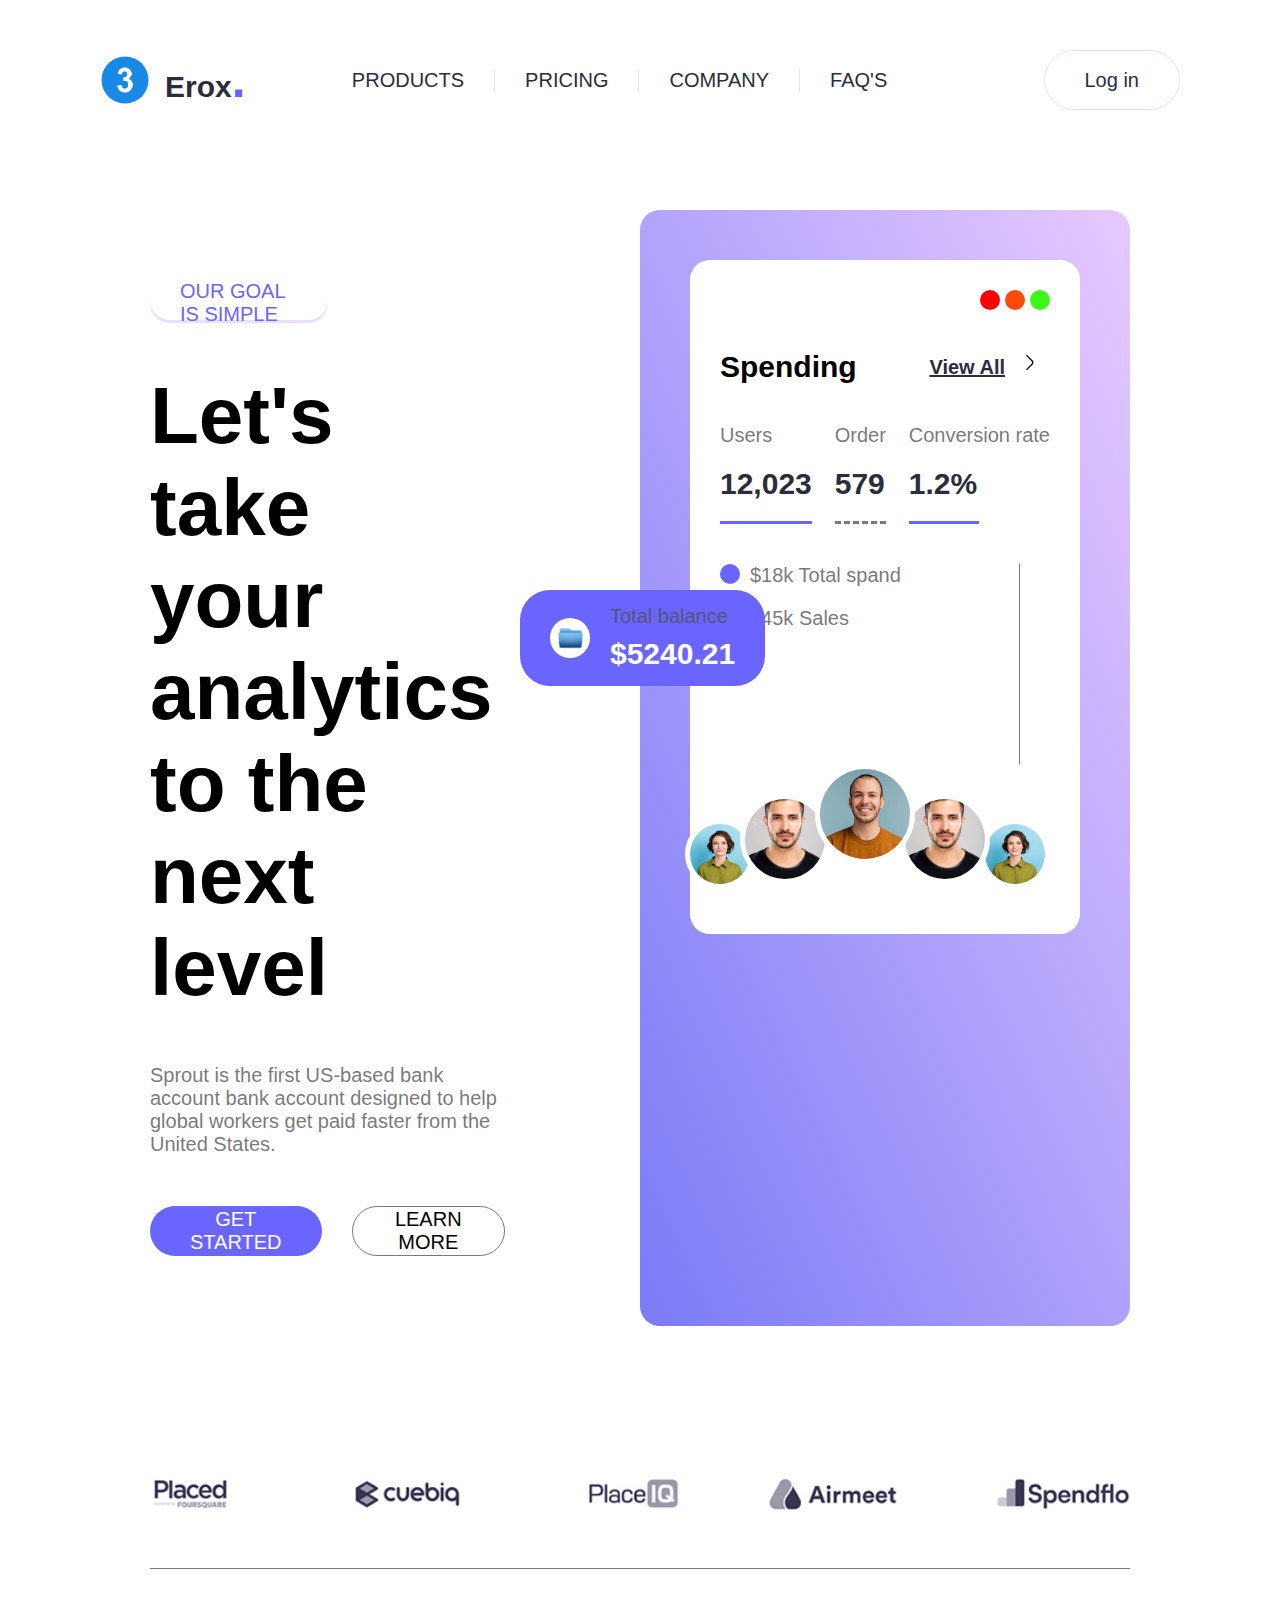
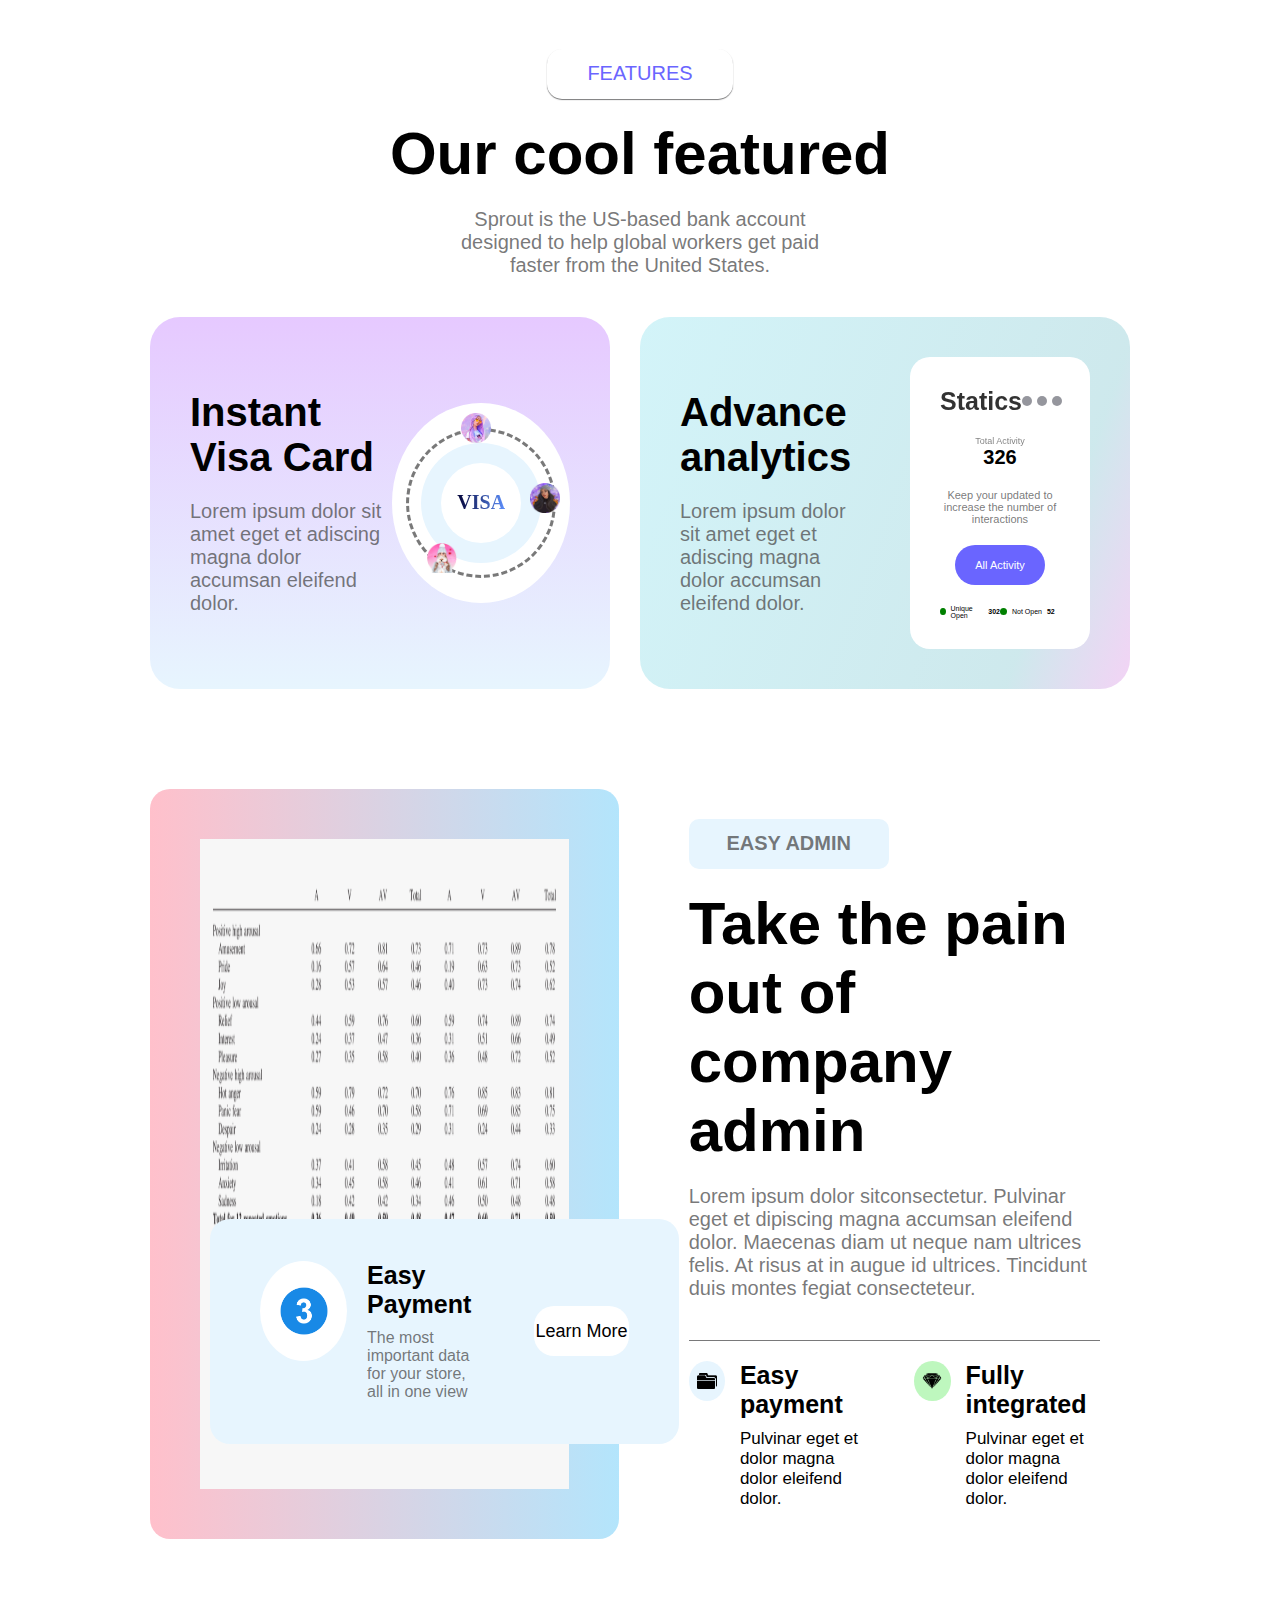
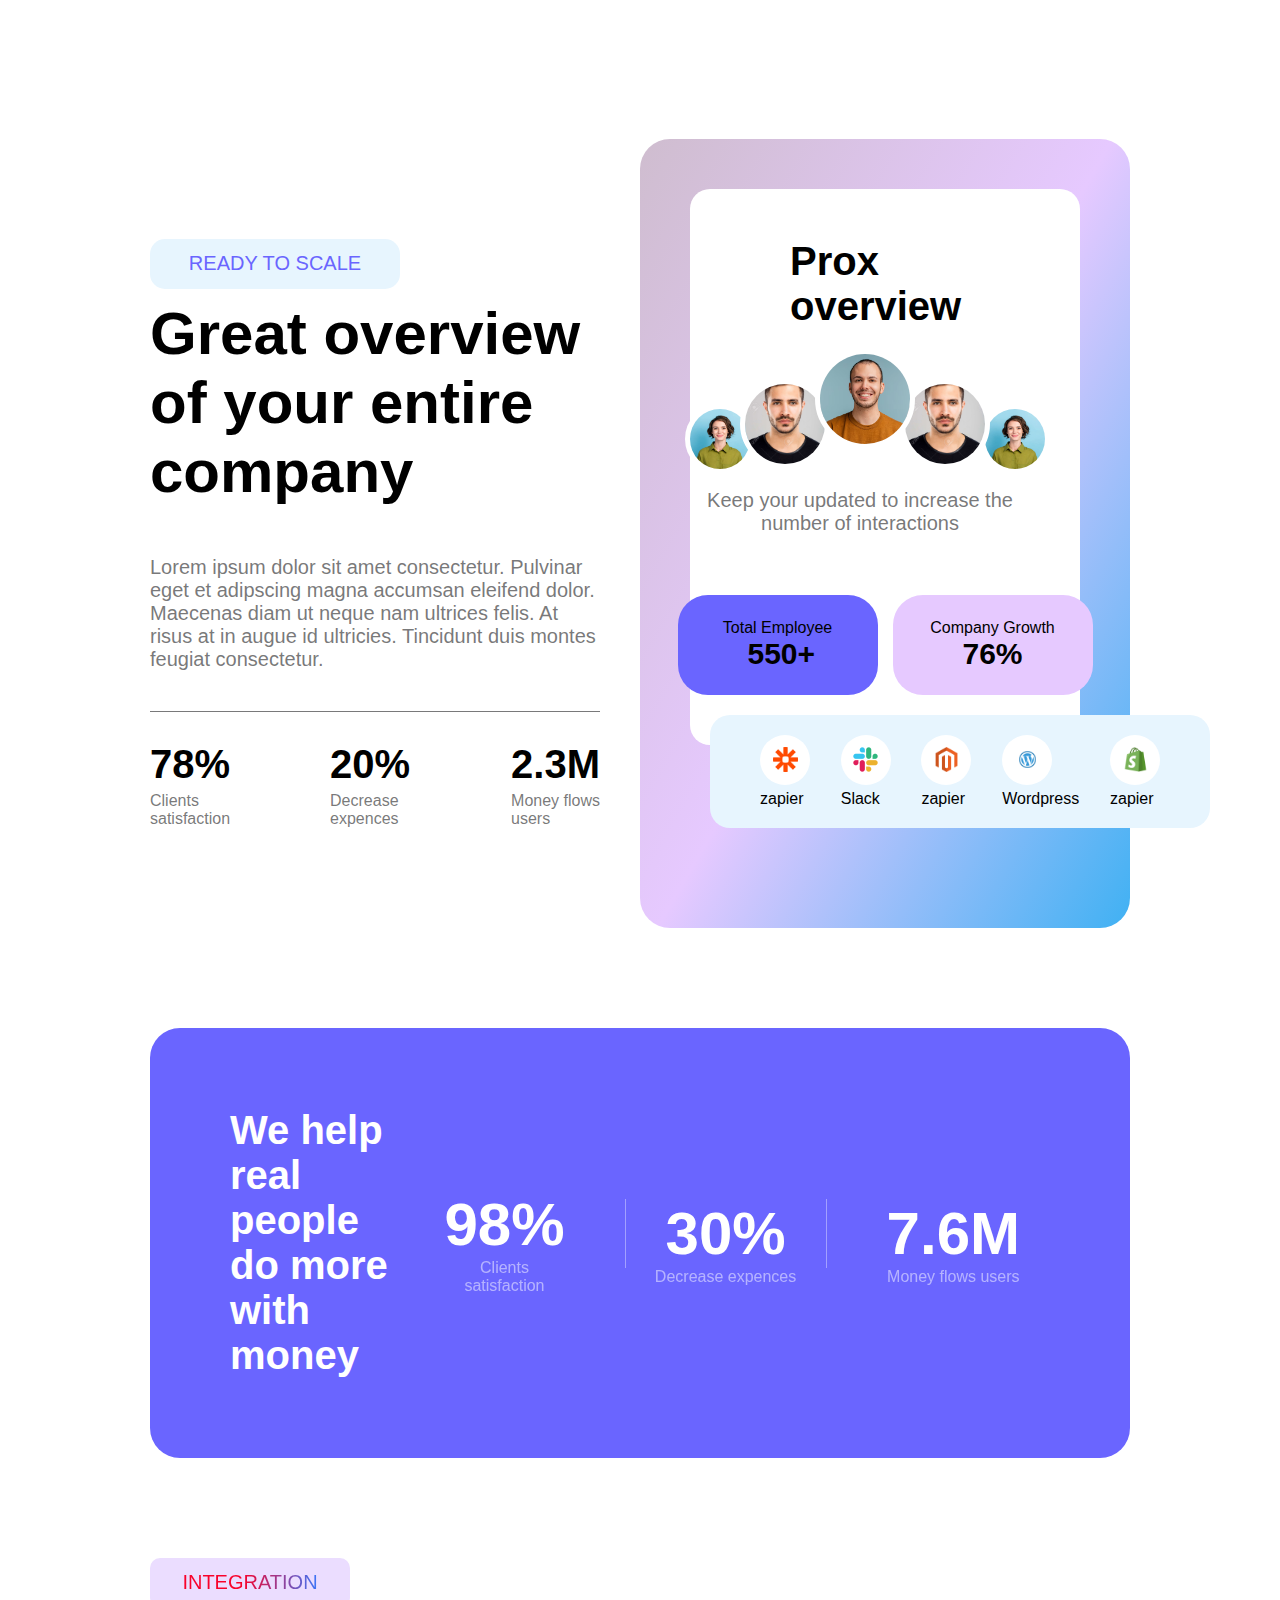
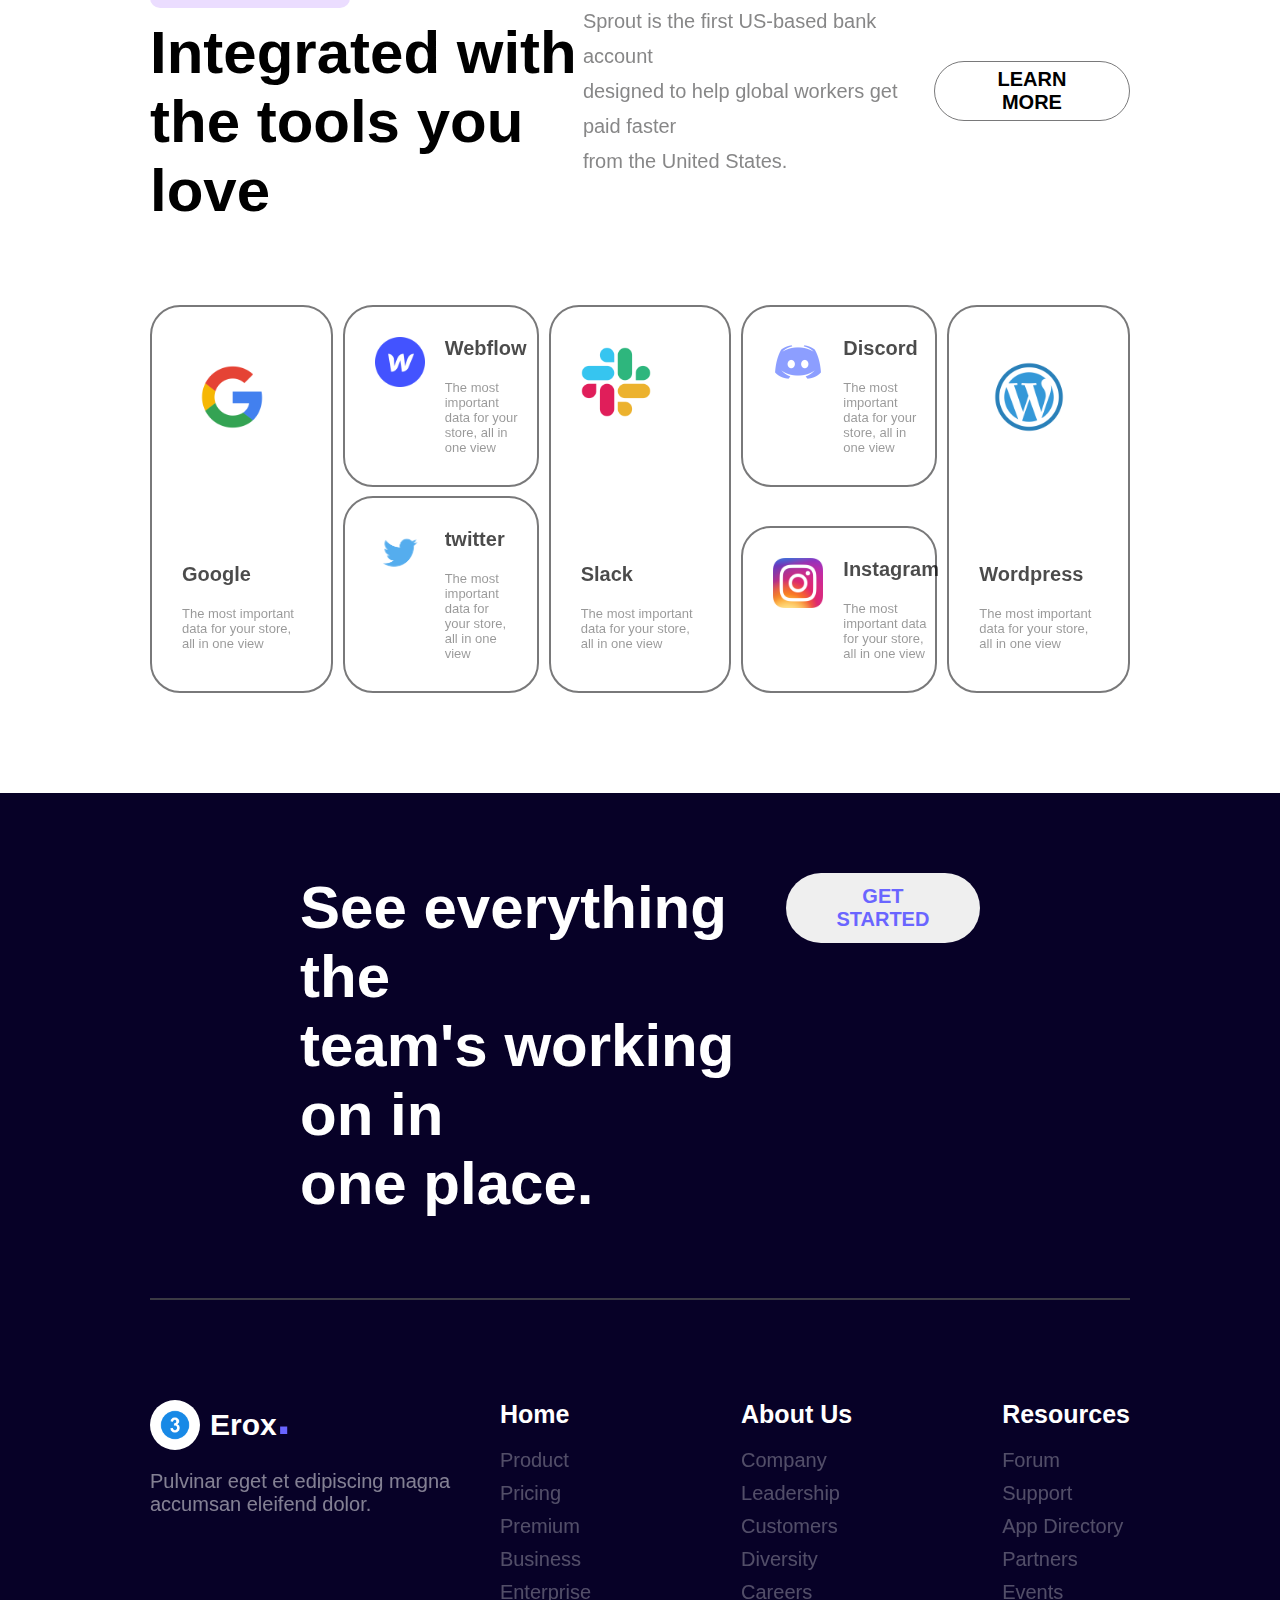
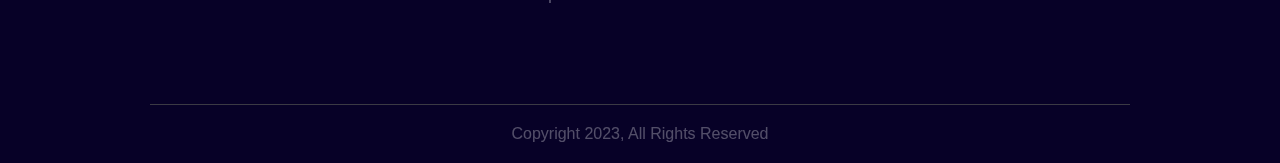
<file: html/index.html>
<!DOCTYPE html>
<html lang="en">

<head>
    <meta charset="UTF-8">
    <meta name="viewport" content="width=device-width, initial-scale=1.0">
    <title>Document</title>
    <link rel="stylesheet" href="../assets/css/index.css">
    <link rel="stylesheet" href="../assets/css/resposive.css">
    <link rel="shortcut icon" href="../assets/image/62f5fb02eb9b3e2dd5318a97de74cf3f.png">
    <link rel='stylesheet' href='https://cdn-uicons.flaticon.com/uicons-bold-rounded/css/uicons-bold-rounded.css'>
</head>

<body>
    <header>
        <i class="fi fi-br-menu-burger"></i>
        <div class="logos">
            <div class="logo">
                <img src="../assets/image/logo.png">
            </div>
            <h4>Erox<Span>.</Span></h4>
        </div>
        <nav>
            <a href="#">Products</a>
            <a href="#">Pricing</a>
            <a href="#">Company</a>
            <a href="#">Faq's</a>
        </nav>
        <button><a href="../assets/Registration/login.html">Log in</a></button>
    </header>
    <main>
        <section class="S1">
            <div class="side">
                <div class="goal">OUR GOAL IS SIMPLE</div>
                <h1>Let's take your analytics to the next level</h1>
                <p>
                    Sprout is the first US-based bank account bank account designed to help global workers get paid
                    faster from the United States.
                </p>
                <div class="btn">
                    <button>GET STARTED</button>
                    <button>LEARN MORE</button>
                </div>
            </div>
            <div class="gradient">
                <div class="bloc">
                    <div class="circle">
                        <div class="round"></div>
                        <div class="yellow"></div>
                        <div class="green"></div>
                    </div>
                    <div class="spend">
                        <h4>Spending</h4>
                        <a href="#">View All
                            <div class="drtn">
                                <?xml version="1.0" encoding="UTF-8"?>
                                <svg xmlns="http://www.w3.org/2000/svg" id="Outline" viewBox="0 0 24 24" width="512"
                                    height="512">
                                    <path
                                        d="M7,24a1,1,0,0,1-.71-.29,1,1,0,0,1,0-1.42l8.17-8.17a3,3,0,0,0,0-4.24L6.29,1.71A1,1,0,0,1,7.71.29l8.17,8.17a5,5,0,0,1,0,7.08L7.71,23.71A1,1,0,0,1,7,24Z" />
                                </svg>
                            </div>
                        </a>
                    </div>
                    <div class="billan">
                        <div class="bill">
                            <span>Users</span>
                            <span>12,023</span>
                        </div>
                        <div class="bill">
                            <span>Order</span>
                            <span class="dot">579</span>
                        </div>
                        <div class="bill">
                            <span>Conversion rate</span>
                            <span class="break">1.2%</span>
                        </div>
                    </div>
                    <div class="sale">
                        <div class="total">
                            <div class="blue"></div>
                            <span>$18k Total spand</span>
                        </div>
                        <div class="total">
                            <div class="blue"></div>
                            <span>$45k Sales</span>
                        </div>
                    </div>
                    <div class="triangle">
                        <div class="imgf">
                            <img src="../assets/image/femme.jpg">
                        </div>
                        <div class="imgg">
                            <img src="../assets/image/homme.jpg">
                        </div>
                        <div class="imgm">
                            <img src="../assets/image/homme.avif">
                        </div>
                        <div class="imgg">
                            <img src="../assets/image/homme.jpg">
                        </div>
                        <div class="imgf">
                            <img src="../assets/image/femme.jpg">
                        </div>
                    </div>
                    <div class="div">
                        <div class="file">
                            <img src="../assets/image/file.jpg">
                        </div>
                        <div class="balance">
                            <span>Total balance</span>
                            <h4>$5240.21</h4>
                        </div>
                    </div>
                </div>
            </div>
        </section>
        <section class="S2">
            <div class="img">
                <img src="../assets/image/tempsnip.png">
            </div>
            <div class="tree">
                <span>FEATURES</span>
                <h2>Our cool featured</h2>
                <p>Sprout is the US-based bank account designed to help global workers get paid faster from the United
                    States.</p>
            </div>
            <div class="twoside">
                <div class="side1">
                    <div class="instant">
                        <h3>Instant <br>Visa Card</h3>
                        <p>Lorem ipsum dolor sit amet eget et adiscing magna dolor accumsan eleifend dolor.</p>
                    </div>
                    <div class="side11">
                        <div class="dot">
                            <div class="blue">
                                <div class="small">
                                    <span>VISA</span>
                                </div>
                            </div>
                        </div>
                        <div class="image">
                            <img src="../assets/image/1.webp">
                        </div>
                        <div class="image">
                            <img src="../assets/image/2.png">
                        </div>
                        <div class="image">
                            <img src="../assets/image/3.png">
                        </div>
                    </div>
                </div>
                <div class="side2">
                    <div class="txts">
                        <h3>Advance <br>analytics</h3>
                        <p>Lorem ipsum dolor sit amet eget et adiscing magna dolor accumsan eleifend dolor.</p>
                    </div>
                    <div class="side12">
                        <div class="stats">
                            <h4>Statics</h4>
                            <div class="divs">
                                <div></div>
                                <div></div>
                                <div></div>
                            </div>
                        </div>
                        <div class="semi">
                            <div class="semiclr">
                            </div>
                            <span>Total Activity</span>
                            <h4>326</h4>
                        </div>
                        <div class="all">
                            <p>Keep your updated to increase the number of interactions</p>
                            <button>All Activity</button>
                        </div>
                        <div class="foot">
                           <div class="full">
                                <div class="circle"></div>
                                Unique Open <span>302</span>
                           </div>
                           <div class="full">
                                <div class="circle"></div>
                                Not Open <span>52</span>
                           </div>
                        </div>
                    </div>
                </div>
            </div>
        </section>
        <section class="S3">
            <div class="side21">
                    <div class="white">
                        <img src="../assets/image/statistic.png">
                    </div>
                    <div class="absolute">
                        <div class="easy">
                            <div class="erox">
                                <img src="../assets/image/logo.png">
                            </div>
                            <div class="pay">
                                <h4>Easy Payment</h4>
                                <p>The most important data for your store, all in one view</p>
                            </div>
                        </div>
                        <button>Learn More</button>
                    </div>
            </div>
            <div class="side22">
                    <span>EASY ADMIN</span>
                    <div class="take">
                        <h2>Take the pain out of company admin</h2>
                        <p>Lorem ipsum dolor sitconsectetur. Pulvinar eget et dipiscing magna accumsan eleifend dolor. Maecenas diam ut neque nam ultrices felis. At risus at in augue id ultrices. Tincidunt duis montes fegiat consecteteur.</p>
                    </div>
                    <div class="one">
                        <div class="pulvinar">
                            <div class="fiche">
                                <img src="../assets/image/file.png">
                            </div>
                            <div class="et">
                                <h4>Easy payment</h4>
                                <p>Pulvinar eget et dolor magna dolor eleifend dolor.</p>
                            </div>
                        </div>
                        <div class="pulvinar">
                            <div class="fiche1">
                                <img src="../assets/image/diamond.png">
                            </div>
                            <div class="et">
                                <h4>Fully integrated</h4>
                                <p>Pulvinar eget et dolor magna dolor eleifend dolor.</p>
                            </div>
                        </div>
                    </div>
            </div>
        </section>
        <section class="S4">
            <div class="overview">
                <div class="great">
                    <span>READY TO SCALE</span>
                    <h2>Great overview of your entire company</h2>
                    <p>Lorem ipsum dolor sit amet consectetur. Pulvinar eget et adipscing magna accumsan eleifend dolor. Maecenas diam ut neque nam ultrices felis. At risus at in augue id ultricies. Tincidunt duis montes feugiat consectetur.</p>
                </div>
                <div class="percent">
                    <div class="col">
                        <h3>78%</h3>
                        <span>Clients satisfaction</span>
                    </div>
                    <div class="col">
                        <h3>20%</h3>
                        <span>Decrease expences</span>
                    </div>
                    <div class="col">
                        <h3>2.3M</h3>
                        <span>Money flows users</span>
                    </div>
                </div>
            </div>
            <div class="degrader">
                <div class="pack">
                    <h3>Prox overview</h3>
                    <div class="keep">
                        <div class="triangle">
                            <div class="imgf">
                                <img src="../assets/image/femme.jpg">
                            </div>
                            <div class="imgg">
                                <img src="../assets/image/homme.jpg">
                            </div>
                            <div class="imgm">
                                <img src="../assets/image/homme.avif">
                            </div>
                            <div class="imgg">
                                <img src="../assets/image/homme.jpg">
                            </div>
                            <div class="imgf">
                                <img src="../assets/image/femme.jpg">
                            </div>
                        </div>
                        <p>Keep your updated to increase the number of interactions</p>
                    </div>
                    <div class="btns">
                        <button>Total Employee
                            <div>550+</div>
                        </button>
                        <button>Company Growth
                            <div>76%</div>
                        </button>
                    </div>
                </div>
                <div class="combine">
                    <div class="png">
                        <div class="icon">
                            <img src="../assets/image/zapier.webp">
                        </div>
                        <span>zapier</span>
                    </div>
                    <div class="png">
                        <div class="icon">
                            <img src="../assets/image/slack.png">
                        </div>
                        <span>Slack</span>
                    </div>
                    <div class="png">
                        <div class="icon">
                            <img src="../assets/image/magneto.webp">
                        </div>
                        <span>zapier</span>
                    </div>
                    <div class="png">
                        <div class="icon">
                            <img src="../assets/image/wordpress.webp">
                        </div>
                        <span>Wordpress</span>
                    </div>
                    <div class="png">
                        <div class="icon">
                            <img src="../assets/image/shopify.webp">
                        </div>
                        <span>zapier</span>
                    </div>
                </div>
            </div>
        </section>
        <section class="S5">
            <h3>We help real <br>people do more <br>with money</h3>
            <div class="million">
                <div class="decrease">
                    <h2>98%</h2>
                    <span>Clients satisfaction</span>
                </div>
                <div class="decrease1">
                    <h2>30%</h2>
                    <span>Decrease expences</span>
                </div>
                <div class="decrease">
                    <h2>7.6M</h2>
                    <span>Money flows users</span>
                </div>
            </div>
        </section>
        <section class="S6">
            <div class="up">
                <div class="way1">
                    <div class="degree">
                        <span>INTEGRATION</span>
                    </div>
                    <h2>Integrated with <br>the tools you love</h2>
                </div>
                <p>Sprout is the first US-based bank account <br>designed to help global workers get paid faster <br>from the United States.</p>
                <button>LEARN MORE</button>
            </div>
            <div class="down">
                <div class="whole">
                    <img src="../assets/image/google.webp">
                    <div class="info">
                        <h4>Google</h4>
                        <p>The most important data for your store, all in one view</p>
                    </div>
                </div>
                <div class="split">
                    <div class="dif">
                        <img src="../assets/image/webflow.png">
                        <div class="info">
                            <h4>Webflow</h4>
                            <p>The most important data for your store, all in one view</p>
                        </div>
                    </div>
                    <div class="dif">
                        <img src="../assets/image/twitter.png">
                        <div class="info">
                            <h4>twitter</h4>
                            <p>The most important data for your store, all in one view</p>
                        </div>
                    </div>
                </div>
                <div class="whole">
                    <img src="../assets/image/slack.png">
                    <div class="info">
                        <h4>Slack</h4>
                        <p>The most important data for your store, all in one view</p>
                    </div>
                </div>
                <div class="split">
                    <div class="dif">
                        <img src="../assets/image/discord.png">
                        <div class="info">
                            <h4>Discord</h4>
                            <p>The most important data for your store, all in one view</p>
                        </div>
                    </div>
                    <div class="dif">
                        <img src="../assets/image/insta.png">
                        <div class="info">
                            <h4>Instagram</h4>
                            <p>The most important data for your store, all in one view</p>
                        </div>
                    </div>
                </div>
                <div class="whole">
                    <img src="../assets/image/wordpress.webp">
                    <div class="info">
                        <h4>Wordpress</h4>
                        <p>The most important data for your store, all in one view</p>
                    </div>
                </div>
            </div>
        </section>
    </main>
    <footer>
        <div class="txt">
            <h2>See everything the <br>team's working on in <br>one place.</h2>
            <button>GET STARTED</button>
        </div>
        <div class="sides">
            <div class="sidel">
                <div class="log">
                    <div class="im">
                        <img src="../assets/image/logo.png">
                    </div>
                    <h3>Erox<div>.</div></h3>
                </div>
                <p>Pulvinar eget et edipiscing magna <br>accumsan eleifend dolor.</p>
            </div>
            <div class="sider">
                <div class="column">
                    <h4>Home</h4>
                    <div class="links">
                        <a href="#">Product</a>
                        <a href="#">Pricing</a>
                        <a href="#">Premium</a>
                        <a href="#">Business</a>
                        <a href="#">Enterprise</a>
                    </div>
                </div>
                <div class="column">
                    <h4>About Us</h4>
                    <div class="links">
                        <a href="#">Company</a>
                        <a href="#">Leadership</a>
                        <a href="#">Customers</a>
                        <a href="#">Diversity</a>
                        <a href="#">Careers</a>
                    </div>
                </div>
                <div class="column">
                    <h4>Resources</h4>
                    <div class="links">
                        <a href="#">Forum</a>
                        <a href="#">Support</a>
                        <a href="#">App Directory</a>
                        <a href="#">Partners</a>
                        <a href="#">Events</a>
                    </div>
                </div>
            </div>
        </div>
        <div class="center">
            Copyright 2023, All Rights Reserved
        </div>
    </footer>
</body>

</html>
</file>
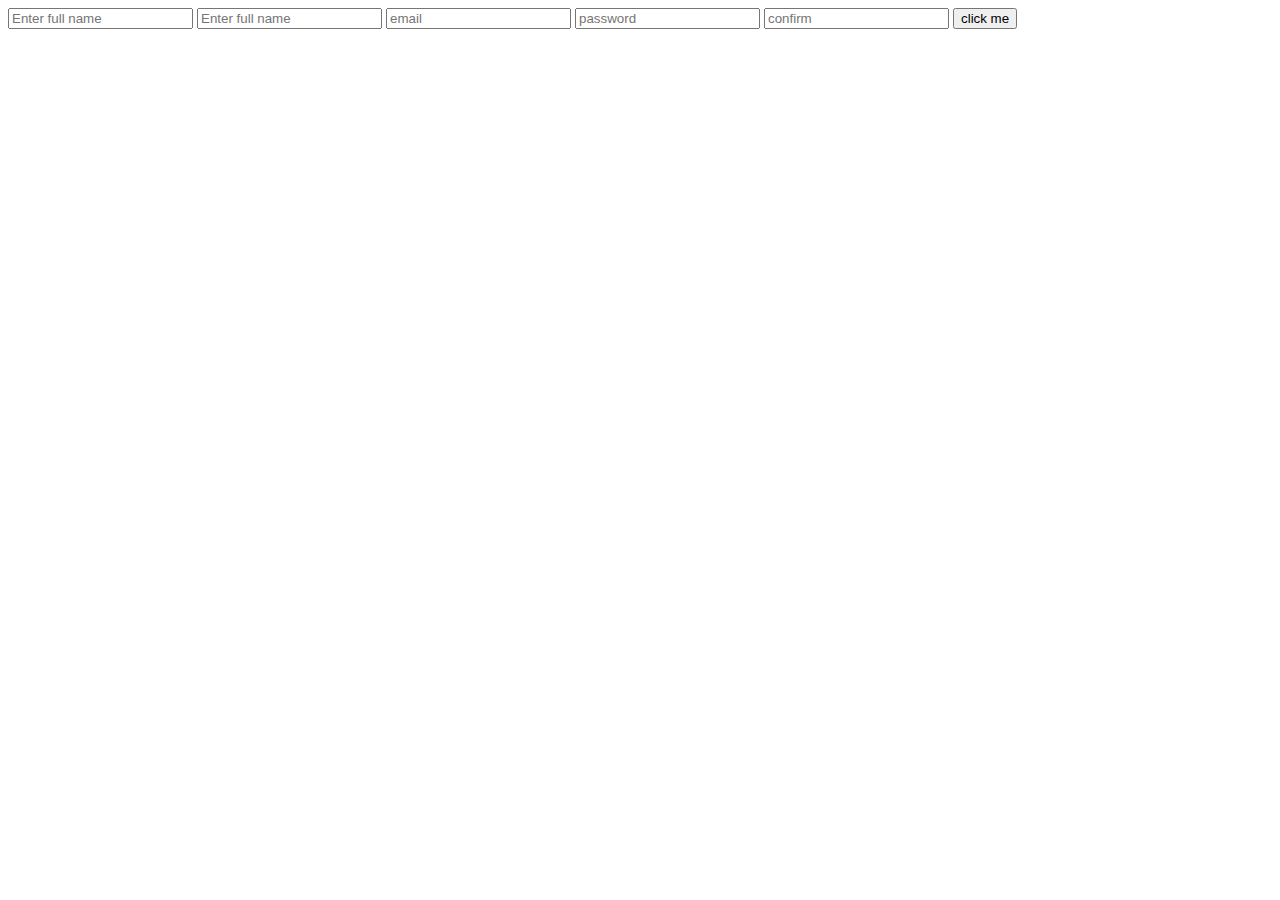
<file: assets/Registration/form.html>
<!DOCTYPE html>
<html lang="en">
<head>
    <meta charset="UTF-8">
    <meta name="viewport" content="width=device-width, initial-scale=1.0">
    <title>Document</title>
</head>
<body>
    <form action="">
        <input type="text" placeholder="Enter full name">
        <input type="number" placeholder="Enter full name">
        <input type="email" placeholder="email">
        <input type="password" placeholder="password">
        <input type="password" placeholder="confirm">
        <input type="button" value="click me">
    </form>
</body>
</html>
</file>
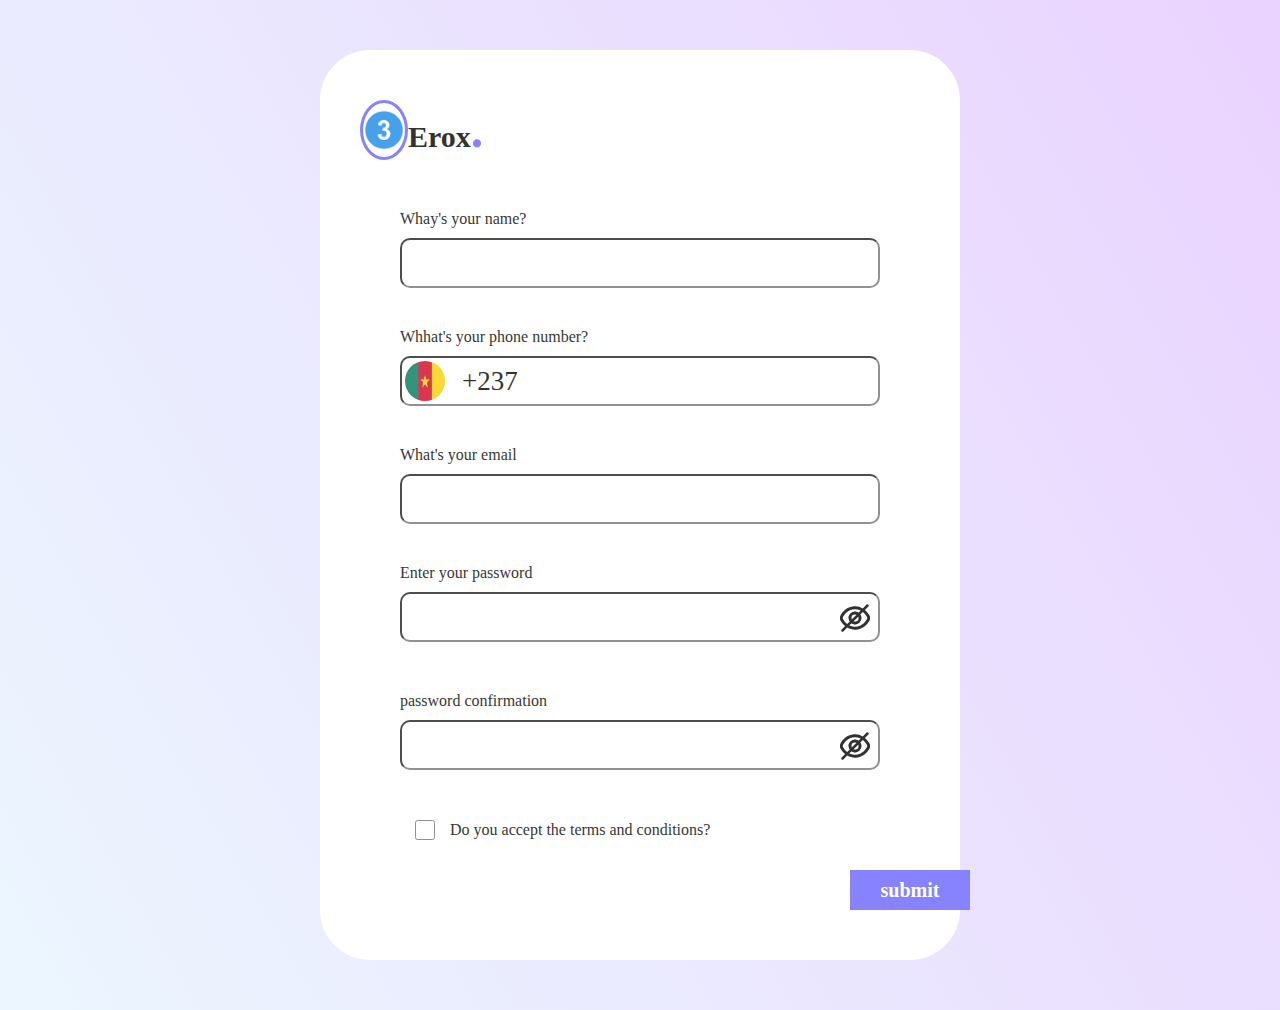
<file: assets/Registration/login.html>
<!DOCTYPE html>
<html lang="en">
<head>
    <meta charset="UTF-8">
    <meta name="viewport" content="width=device-width, initial-scale=1.0">
    <title>Registration field</title>
    <link rel="shortcut icon" href="/assets/image/62f5fb02eb9b3e2dd5318a97de74cf3f.png">
    <link rel="stylesheet" href="../Registration/assets/css/form.css">
    <link rel="stylesheet" href="../Registration/assets/css/respond.css">
</head>
<body>
    <header>
        <div class="img">
            <img src="/assets/image/logo.png">
        </div>
        <h3>Erox<span>.</span></h3>
    </header>
    <form action="/html/index.html" id="inputs" onsubmit="endPage()">
        <div class="sign">
            <label for="name">Whay's your name?</label>
            <input type="text" name="uname" id="uname">
            <div class="error"></div>
        </div>
        <div class="sign">
            <label for="Pnumber">Whhat's your phone number?</label>
            <input type="tel" name="number" id="number" value="+237">
            <img src="../Registration/assets/img/flag.png" alt="Cameroon flag">
            <div class="error"></div>
        </div>
        <div class="sign">
            <label for="mail">What's your email</label>
            <input type="email" name="email" id="email">
            <div class="error"></div>
        </div>
        <div class="sign">
            <label for="password">Enter your password</label>
            <input type="password" name="psw" id="psw">
            <div class="one">
                <svg xmlns="http://www.w3.org/2000/svg" id="Outline" viewBox="0 0 24 24" class="close" width="30" height="30"><path d="M23.271,9.419A15.866,15.866,0,0,0,19.9,5.51l2.8-2.8a1,1,0,0,0-1.414-1.414L18.241,4.345A12.054,12.054,0,0,0,12,2.655C5.809,2.655,2.281,6.893.729,9.419a4.908,4.908,0,0,0,0,5.162A15.866,15.866,0,0,0,4.1,18.49l-2.8,2.8a1,1,0,1,0,1.414,1.414l3.052-3.052A12.054,12.054,0,0,0,12,21.345c6.191,0,9.719-4.238,11.271-6.764A4.908,4.908,0,0,0,23.271,9.419ZM2.433,13.534a2.918,2.918,0,0,1,0-3.068C3.767,8.3,6.782,4.655,12,4.655A10.1,10.1,0,0,1,16.766,5.82L14.753,7.833a4.992,4.992,0,0,0-6.92,6.92l-2.31,2.31A13.723,13.723,0,0,1,2.433,13.534ZM15,12a3,3,0,0,1-3,3,2.951,2.951,0,0,1-1.285-.3L14.7,10.715A2.951,2.951,0,0,1,15,12ZM9,12a3,3,0,0,1,3-3,2.951,2.951,0,0,1,1.285.3L9.3,13.285A2.951,2.951,0,0,1,9,12Zm12.567,1.534C20.233,15.7,17.218,19.345,12,19.345A10.1,10.1,0,0,1,7.234,18.18l2.013-2.013a4.992,4.992,0,0,0,6.92-6.92l2.31-2.31a13.723,13.723,0,0,1,3.09,3.529A2.918,2.918,0,0,1,21.567,13.534Z"/></svg>
                <svg xmlns="http://www.w3.org/2000/svg" viewBox="0 0 24 24" class="open" width="30" height="30"><g id="_01_align_center" data-name="01 align center"><path d="M23.821,11.181v0C22.943,9.261,19.5,3,12,3S1.057,9.261.179,11.181a1.969,1.969,0,0,0,0,1.64C1.057,14.739,4.5,21,12,21s10.943-6.261,11.821-8.181A1.968,1.968,0,0,0,23.821,11.181ZM12,19c-6.307,0-9.25-5.366-10-6.989C2.75,10.366,5.693,5,12,5c6.292,0,9.236,5.343,10,7C21.236,13.657,18.292,19,12,19Z"/><path d="M12,7a5,5,0,1,0,5,5A5.006,5.006,0,0,0,12,7Zm0,8a3,3,0,1,1,3-3A3,3,0,0,1,12,15Z"/></g></svg>
            </div>
            <div class="error"></div>
        </div>
        <div class="sign">
            <label for="confirm" onclick="jj()">password confirmation</label>
            <input type="password" name="cpsw" id="cpsw">
            <div class="two">
                <?xml version="1.0" encoding="UTF-8"?>
                <svg xmlns="http://www.w3.org/2000/svg" id="Outline" viewBox="0 0 24 24" class="close" width="30" height="30"><path d="M23.271,9.419A15.866,15.866,0,0,0,19.9,5.51l2.8-2.8a1,1,0,0,0-1.414-1.414L18.241,4.345A12.054,12.054,0,0,0,12,2.655C5.809,2.655,2.281,6.893.729,9.419a4.908,4.908,0,0,0,0,5.162A15.866,15.866,0,0,0,4.1,18.49l-2.8,2.8a1,1,0,1,0,1.414,1.414l3.052-3.052A12.054,12.054,0,0,0,12,21.345c6.191,0,9.719-4.238,11.271-6.764A4.908,4.908,0,0,0,23.271,9.419ZM2.433,13.534a2.918,2.918,0,0,1,0-3.068C3.767,8.3,6.782,4.655,12,4.655A10.1,10.1,0,0,1,16.766,5.82L14.753,7.833a4.992,4.992,0,0,0-6.92,6.92l-2.31,2.31A13.723,13.723,0,0,1,2.433,13.534ZM15,12a3,3,0,0,1-3,3,2.951,2.951,0,0,1-1.285-.3L14.7,10.715A2.951,2.951,0,0,1,15,12ZM9,12a3,3,0,0,1,3-3,2.951,2.951,0,0,1,1.285.3L9.3,13.285A2.951,2.951,0,0,1,9,12Zm12.567,1.534C20.233,15.7,17.218,19.345,12,19.345A10.1,10.1,0,0,1,7.234,18.18l2.013-2.013a4.992,4.992,0,0,0,6.92-6.92l2.31-2.31a13.723,13.723,0,0,1,3.09,3.529A2.918,2.918,0,0,1,21.567,13.534Z"/></svg>
                <?xml version="1.0" encoding="UTF-8"?>
                <svg xmlns="http://www.w3.org/2000/svg" viewBox="0 0 24 24" class="open" width="30" height="30"><g id="_01_align_center" data-name="01 align center"><path d="M23.821,11.181v0C22.943,9.261,19.5,3,12,3S1.057,9.261.179,11.181a1.969,1.969,0,0,0,0,1.64C1.057,14.739,4.5,21,12,21s10.943-6.261,11.821-8.181A1.968,1.968,0,0,0,23.821,11.181ZM12,19c-6.307,0-9.25-5.366-10-6.989C2.75,10.366,5.693,5,12,5c6.292,0,9.236,5.343,10,7C21.236,13.657,18.292,19,12,19Z"/><path d="M12,7a5,5,0,1,0,5,5A5.006,5.006,0,0,0,12,7Zm0,8a3,3,0,1,1,3-3A3,3,0,0,1,12,15Z"/></g></svg>
            </div>
            <div class="error"></div>
        </div>
        <div class="sign1">
            <input type="checkbox" name="check" id="check" required>
            <label for="mail">Do you accept the terms and conditions?</label>
            <div class="error"></div>
        </div>
        <input type="submit" value="submit" id="submit" onclick="newPage()">
        <!-- <input type="date" name="" id="">
        <input type="time" name="" id=""> -->
    </form>
    
    <script src="../Registration/assets/form.js"></script>
</body>
</html>
</file>
<file: assets/css/index.css>
:root {
  --blue: #6a65ff;
  --grey: #ebddff;
  --blueciel: #e7f5fe;
  --violet: #e6c9ff;
  --marrain: #aae5f9;
  --white: #f5f4f9;
  --black: #2b2d3c;
  --blacks: #4d4d4ec0;
  --white: #ffffff;
  --pad: 0 150px;
  --gap: 50px;
  --Hpad: 50px 100px;
  --h1size: 80px;
  --h2size: 60px;
  --h3size: 40px;
  --h4size: 30px;
  --apssize: 20px;
  --btnpad: 0 40px;
}
* {
  margin: 0;
  padding: 0;
  box-sizing: border-box;
  font-family: "Poppins", sans-serif;
}
body {
  width: 100%;
  height: auto;
  display: flex;
  flex-direction: column;
  row-gap: 100px;
}
body header {
  display: flex;
  flex-direction: row;
  padding: var(--Hpad);
  justify-content: space-between;
  align-items: center;
}
header .logos {
  display: flex;
  flex-direction: row;
  align-items: center;
  column-gap: 15px;
}
.logos .logo {
  width: 50px;
  height: 50px;
  border-radius: 50px;
}
.logo img {
  width: 100%;
  height: 100%;
}
.logos h4 {
  font-weight: bolder;
  font-size: 30px;
  color: var(--black);
}
h4 span {
  color: var(--blue);
  font-size: 50px;
}
header nav {
  display: flex;
  font-display: row;
}
nav a {
  color: var(--black);
  padding: 0 30px;
  text-decoration: none;
  font-size: var(--apssize);
  text-transform: uppercase;
}
nav :first-child,
nav :nth-child(2),
nav :nth-child(3) {
  border-right: 1px solid var(--grey);
}
header button {
  font-size: var(--apssize);
  background-color: transparent;
  height: 60px;
  padding: var(--btnpad);
  border: 1px solid var(--grey);
  border-radius: 30px;
  color: var(--black);
  margin-left: 50px;
}
button a {
  text-decoration: none;
  font-size: var(--apssize);
  color: var(--black);
}
button a:hover {
  background: -webkit-linear-gradient(left, rgb(49, 214, 16), rgb(231, 228, 17));
  background-clip: text;
  -webkit-background-clip: text;
  color: transparent;
}
header i {
  display: none;
}
body main {
  display: flex;
  flex-direction: column;
  row-gap: 100px;
}
main .S1 {
  margin-top: -50px;
  padding: var(--pad);
  display: flex;
  font-display: row;
  column-gap: 135px;
}
.S1 .side {
  padding: 70px 0;
  width: 50%;
  display: flex;
  flex-direction: column;
  row-gap: 50px;
}
.side .goal {
  width: 50%;
  height: 40px;
  padding: 0 30px;
  color: var(--blue);
  font-size: var(--apssize);
  box-shadow: 0 3px 1px 0 var(--grey);
  border-radius: 50px;
  display: flex;
  justify-content: center;
}
.side h1 {
  font-size: var(--h1size);
}
.side p {
  font-size: var(--apssize);
  color: var(--blacks);
}
.side .btn {
  display: flex;
  flex-direction: row;
  column-gap: 30px;
}
.btn button {
  font-size: var(--apssize);
  height: 50px;
  padding: var(--btnpad);
  border-radius: 30px;
  background-color: transparent;
  border: 1px solid var(--blacks);
}
.btn :first-child {
  background-color: var(--blue);
  border: none;
  color: var(--white);
}
.S1 .gradient {
  width: 50%;
  background: linear-gradient(65deg, rgb(123, 123, 247), var(--violet));
  border-radius: 20px;
  position: relative;
}
.gradient .bloc {
  background-color: var(--white);
  margin: 50px;
  padding: 30px;
  border-radius: 20px;
  display: flex;
  flex-direction: column;
  row-gap: 40px;
}
.bloc .circle {
  display: flex;
  justify-content: end;
  column-gap: 5px;
}
.circle .round {
  width: 20px;
  height: 20px;
  background-color: red;
  border-radius: 50px;
}
.circle .yellow {
  width: 20px;
  height: 20px;
  background-color: rgb(252, 75, 6);
  border-radius: 50px;
}
.circle .green {
  width: 20px;
  height: 20px;
  background-color: rgb(60, 247, 23);
  border-radius: 50px;
}
.bloc .spend {
  display: flex;
  flex-direction: row;
  justify-content: space-between;
}
.spend h4 {
  font-size: var(--h4size);
  font-weight: bolder;
}
.spend a {
  font-size: var(--apssize);
  color: var(--black);
  display: flex;
  flex-direction: row;
  font-weight: bolder;
  column-gap: 15px;
  align-items: center;
}
a .drtn {
  width: 30px;
  height: 30px;
}
.drtn svg {
  width: 20px;
  height: 15px;
}
.bloc .billan {
  display: flex;
  flex-direction: row;
  justify-content: space-between;
}
.billan .bill {
  display: flex;
  flex-direction: column;
}
.bill span {
  font-size: var(--apssize);
  color: var(--blacks);
}
.bill :last-child {
  font-weight: bolder;
  color: var(--black);
  font-size: 30px;
  padding: 20px 0;
  border-bottom: 3px solid var(--blue);
}
.bill .dot {
  border-bottom-style: dashed;
  border-color: var(--blacks);
}
.bill .break {
  width: 70px;
}
.bloc .sale {
  width: 300px;
  height: 200px;
  display: flex;
  flex-direction: column;
  row-gap: 20px;
  border-right: 1px solid var(--blacks);
}
.sale .total {
  display: flex;
  flex-direction: row;
  column-gap: 10px;
}
.total .blue {
  width: 20px;
  height: 20px;
  background-color: var(--blue);
  border-radius: 50px;
}
.total span {
  display: flex;
  align-items: center;
  font-size: var(--apssize);
  color: var(--blacks);
}
.bloc .triangle {
  display: flex;
  flex-direction: row;
  justify-content: center;
  align-items: center;
}
.triangle img {
  width: 70px;
  height: 70px;
  object-fit: cover;
  border-radius: 50px;
  border: 5px solid var(--white);
}
.triangle .imgf {
  width: 70px;
  height: 70px;
  position: relative;
  z-index: 0;
}
.triangle .imgg {
  width: 80px;
  height: 80px;
  position: relative;
  z-index: 1;
  left: -15px;
  top: -20px;
}
.imgg img {
  width: 90px;
  height: 90px;
}
.triangle .imgm {
  width: 100px;
  height: 100px;
  position: relative;
  z-index: 2;
  left: -20px;
  top: -40px;
}
.imgm img {
  width: 100px;
  height: 100px;
}
.triangle :nth-child(4) {
  left: -35px;
}
.triangle :nth-child(5) {
  left: -35px;
}
.S1 .div {
  display: flex;
  flex-direction: row;
  align-items: center;
  background-color: var(--blue);
  padding: 15px 30px;
  position: absolute;
  column-gap: 20px;
  border-radius: 30px;
  left: -120px;
  top: 380px;
}
.div .file {
  width: 40px;
  height: 40px;
  background-color: var(--white);
  display: flex;
  justify-content: center;
  align-items: center;
  border-radius: 40px;
}
.file img {
  width: 25px;
  height: 25px;
  display: flex;
  justify-content: center;
}
.div .balance {
  display: flex;
  flex-direction: column;
  row-gap: 9px;
}
.balance span {
  font-size: var(--apssize);
  color: var(--blacks);
}
.balance h4 {
  font-weight: bolder;
  color: var(--white);
  font-size: 30px;
}
main .S2 {
    padding: var(--pad);
    display: flex;
    flex-direction: column;
    row-gap: 40px;
}
.S2 .img {
    width: 100%;
    padding: 50px 0;
    border-bottom: 1px solid var(--blacks);
}
.img img {
    width: 100%;
    object-fit: cover;
}
.S2 .tree {
    display: flex;
    flex-direction: column;
    justify-content: center;
    align-items: center;
    row-gap: 20px;
    margin-top: 40px;
}
.tree span {
    height: 50px;
    padding: var(--btnpad);
    display: flex;
    align-items: center;
    color: var(--blue);
    font-size: var(--apssize);
    box-shadow: 0 1px 1px 0 var(--blacks);
    border-radius: 15px;
}
.tree h2 {
    font-size: var(--h2size);
}
.tree p {
    font-size: var(--apssize);
    color: var(--blacks);
    padding: 0 300px;
    display: flex;
    text-align: center;
}
.S2 .twoside {
    display: flex;
    flex-direction: row;
    column-gap: 30px;
}
.twoside .side1 {
    width: 50%;
    height: auto;
    padding: 40px;
    background: linear-gradient(180deg, var(--violet), var(--blueciel));
    border-radius: 30px;
    display: flex;
    flex-direction: row;
    align-items: center;
}
.side1 .instant {
  width: 60%;
  display: flex;
  flex-direction: column;
  row-gap: 20px;
}
.instant h3 {
  font-size: var(--h3size);
  opacity: 1px;
  font-weight: 700;
}
.instant p {
  font-size: var(--apssize);
  color: var(--blacks);
  opacity: 1px;
}
.side1 .side11 {
  width: 200px;
  height: 200px;
  border-radius: 100%;
  display: flex;
  justify-content: center;
  align-items: center;
  background-color: var(--white);
  position: relative;
}
.side11 .dot {
  width: 150px;
  height: 150px;
  border-radius: 100%;
  border: 3px solid var(--blacks);
  border-style: dashed;
  display: flex;
  align-items: center;
  justify-content: center;
}
.dot .blue {
  width: 120px;
  height: 120px;
  border-radius: 100%;
  background-color: var(--blueciel);
  display: flex;
  align-items: center;
  justify-content: center;
}
.blue .small {
  width: 80px;
  height: 80px;
  border-radius: 100%;
  background-color: var(--white);
  display: flex;
  align-items: center;
  justify-content: center;
}
.small span {
  font-size: var(--apssize);
  background: -webkit-linear-gradient(left, rgb(3, 3, 56), rgb(93, 143, 252));
  background-clip: text;
  -webkit-background-clip: text;
  color: transparent;
  font-weight: 900;
  font-family: Georgia, 'Times New Roman', Times, serif;
}
.side11 .image {
    width: 40px;
    height: 40px;
    position: absolute;
}
.image img {
    width: 30px;
}
.side11 :nth-child(2) {
    top: 10px;
}
.side11 :nth-child(3) {
  bottom: 20px;
  left: 35px;
}
.side11 :last-child {
  right: 0px;
}
.twoside .side2 {
    padding: 40px 0px 40px 40px;
    border-radius: 30px;
    width: 50%;
    height: auto;
    background: linear-gradient(110deg, rgba(199, 241, 247, 0.788), rgba(138, 202, 211, 0.418) 80%, rgb(243, 211, 245));
    display: flex;
    flex-direction: row;
    column-gap: 40px;
    justify-content: center;
    align-items: center;
}
.side2 .txts {
  width: 55%;
  display: flex;
  flex-direction: column;
  row-gap: 20px;
}
.txts h3 {
  font-size: var(--h3size);
  font-weight: 700;
}
.txts p {
  font-size: var(--apssize);
  color: var(--blacks);
  font-weight: 500;
}
.side2 .side12 {
  width: 40%;
  display: flex;
  padding: 30px;
  margin: 0 40px 0 0;
  flex-direction: column;
  row-gap: 20px;
  background-color: var(--white);
  border-radius: 20px;
  
}
.side12 .stats {
  display: flex;
  flex-direction: row;
  justify-content: space-between;
}
.stats h4 {
  font-size: 25px;
  opacity: 0.8;
}
.stats .divs {
  display: flex;
  flex-direction: row;
  column-gap: 5px;
  align-items: center;
}
.divs div {
  width: 10px;
  height: 10px;
  border-radius: 50%;
  background-color: var(--black);
  opacity: 0.5;
}
.semi .semiclr {
  width: 100%;
  height: 100%;
  background-color: red;
}
.semi span {
  font-size: 9px;
  opacity: 0.5;
  display: flex;
  justify-content: center;
}
.semi h4 {
  font-size: var(--apssize);
  display: flex;
  justify-content: center;
}
.side12 .all {
  display: flex;
  flex-direction: column;
  row-gap: 20px;
  align-items: center;
  text-align: center;
}
.all p {
  font-size: 11px;
  color: var(--blacks);
}
.all button {
  height: 40px;
  padding: 0 20px;
  border: none;
  border-radius: 20px;
  font-size: 11px;
  color: var(--white);
  background-color: var(--blue);
}
.side12 .foot {
  display: flex;
  flex-direction: row;
}
.foot .full {
  width: 100px;
  display: flex;
  flex-direction: row;
  align-items: center;
  column-gap: 5px;
  font-size: 7px;
}
.full .circle {
  width: 7px;
  height: 7px;
  background-color: green;
  border-radius: 50%;
}
.full span {
  font-weight: 800;
}
main .S3 {
  display: flex;
  flex-direction: row;
  padding: var(--pad);
  column-gap: 40px;
}
.S3 .side21 {
  width: 50%;
  background: linear-gradient(90deg, pink, rgba(136, 214, 250, 0.637));
  height: auto;
  display: flex;
  justify-content: center;
  border-radius: 20px;
  position: relative;
}
.side21 .white {
  width: 100%;
  height: auto;
  margin: 50px;
  background-color: var(--white);
  border-radius: 20px;
}
.white img {
  width: 100%;
  height: 100%;
}
.side21 .absolute {
  width: 100%;
  height: 30%;
  display: flex;
  flex-direction: row;
  align-items: center;
  column-gap: 50px;
  background-color: var(--blueciel);
  padding: 50px;
  border-radius: 20px;
  position: absolute;
  top: 430px;
  left: 60px;
}
.absolute .easy {
  width: 70%;
  display: flex;
  flex-direction: row;
  column-gap: 20px;
}
.easy .erox {
  background-color: var(--white);
  width: 100px;
  height: 100px;
  display: flex;
  align-items: center;
  justify-content: center;
  border-radius: 50%;
}
.erox img {
  width: 50px;
  height: 50px;
}
.easy .pay {
  width: 60%;
  display: flex;
  flex-direction: column;
  justify-content: center;
  row-gap: 10px;
}
.pay h4 {
  font-size: 25px;
}
.pay p {
  font-size: 16px;
  color: var(--blacks);
}
.absolute button {
  width: 30%;
  height: 50px;
  font-size: 18px;
  background-color: var(--white);
  border: none;
  border-radius: 20px;
}
button:hover {
  transition: 3s;
  background-color: var(--blueciel);
  border: 2px solid var(--blacks);
}
.S3 .side22 {
  width: 50%;
  padding: 30px;
  display: flex;
  flex-direction: column;
  row-gap: 20px;
}
.side22 span {
  height: 50px;
  width: 200px;
  background-color: var(--blueciel);
  display: flex;
  align-items: center;
  justify-content: center;
  font-size: var(--apssize);
  color: var(--blacks);
  opacity: 1;
  font-weight: 600;
  border-radius: 10px;
}
.take h2 {
  font-size: var(--h2size);
}
.take p {
  font-size: var(--apssize);
  color: var(--blacks);
  padding: 20px 0 40px 0;
  border-bottom: 1px solid var(--blacks);
}
.side22 .one {
  display: flex;
  flex-direction: row;
  column-gap: 40px;
}
.one .pulvinar {
  width: 50%;
  display: flex;
  flex-direction: row;
  column-gap: 15px;
}
.pulvinar .fiche {
  width: 40px;
  height: 40px;
  display: flex;
  flex-direction: column;
  align-items: center;
  justify-content: center;
  row-gap: 10px;
  background-color: var(--blueciel);
  border-radius: 100%;
}
.fiche img {
  width: 20px;
  height: 20px;
}
.pulvinar .fiche1 {
  width: 40px;
  height: 40px;
  display: flex;
  flex-direction: column;
  align-items: center;
  justify-content: center;
  row-gap: 10px;
  background-color: rgba(152, 243, 152, 0.63);
  border-radius: 100%;
}
.fiche1 img {
  width: 20px;
  height: 20px;
}
.pulvinar .et {
  width: 80%;
  display: flex;
  flex-direction: column;
  row-gap: 10px;
}
.et h4 {
  font-size: 25px;
}
.et p {
  font-size: 17px;
}
main .S4 {
  padding: var(--pad);
  display: flex;
  flex-direction: row;
  column-gap: 40px;
  margin-top: 100px;
}
.S4 .overview {
  padding: 100px 0;
  width: 50%;
  display: flex;
  flex-direction: column;
  row-gap: 30px;
}
.overview .great {
  display: flex;
  flex-direction: column;
  row-gap: 10px;
}
.great span {
  width: 250px;
  height: 50px;
  font-size: var(--apssize);
  color: var(--blue);
  background-color: var(--blueciel);
  border-radius: 15px;
  display: flex;
  align-items: center;
  justify-content: center;
}
.great h2 {
  font-size: var(--h2size);
  opacity: 1;
}
.great p {
  font-size: var(--apssize);
  color: var(--blacks);
  padding: 40px 0;
  border-bottom: 1px solid var(--blacks);
}
.overview .percent {
  display: flex;
  flex-direction: row;
  column-gap: 100px;
}
.percent .col {
  display: flex;
  flex-direction: column;
  row-gap: 5px;
}
.col h3 {
  font-size: var(--h3size);
}
.col span {
  font-size: 16px;
  color: var(--blacks);
}
.S4 .degrader {
  width: 50%;
  background: linear-gradient(120deg, rgb(207, 189, 207), var(--violet), rgb(64, 177, 243));
  border-radius: 30px;
}
.degrader .pack {
  margin: 50px;
  padding: 50px 100px;
  display: flex;
  flex-direction: column;
  justify-content: center;
  align-items: center;
  row-gap: 60px;
  background-color: var(--white);
  border-radius: 20px;
}
.pack h3 {
  font-size: var(--h3size);
}
.keep .triangle {
  display: flex;
  flex-direction: row;
  justify-content: center;
  align-items: center;
}
.keep p {
  width: 350px;
  font-size: var(--apssize);
  color: var(--blacks);
  display: flex;
  text-align: center;
}
.pack .btns {
  display: flex;
  flex-direction: row;
  column-gap: 15px;
}
.btns button {
  height: 100px;
  width: 200px;
  font-size: 16px;
  border-radius: 30px;
}
.btns :first-child {
  background-color: var(--blue);
  border: none;
}
.btns :last-child {
  background-color: var(--violet);
  border: none;
}
button:hover {
  transition: 2s;
  color: #2b2d3c7c;
}
.btns div {
  width: 0px;
  font-size: var(--h4size);
  font-weight: 700;
  margin-left: 70px;
}
.degrader .combine {
  width: 500px;
  padding: 20px 50px;
  background-color: var(--blueciel);
  border-radius: 20px;
  display: flex;
  flex-direction: row;
  justify-content: space-between;
  position: relative;
  top: -80px;
  left: 70px;
}
.combine .png {
  display: flex;
  flex-direction: column;
  row-gap: 5px;
}
.png .icon {
  width: 50px;
  height: 50px;
  display: flex;
  justify-content: center;
  align-items: center;
  background-color: var(--white);
  border-radius: 100%;
}
.icon img {
  width: 25px;
  height: 25px;
}
main .S5 {
  display: flex;
  flex-direction: row;
  justify-content: space-between;
  background-color: var(--blue);
  border-radius: 30px;
  padding: 80px;
  margin: var(--pad);
}
.S5 h3 {
  font-size: var(--h3size);
  color: var(--white);
}
.S5 .million {
  display: flex;
  flex-direction: row;
  align-items: center;
}
.million .decrease {
  padding: 0 30px;
  color: var(--white);
  text-align: center;
}
.decrease h2 {
  font-size: var(--h2size);
}
.decrease span {
  opacity: 0.5;
}
.million .decrease1 {
  padding: 0 30px;
  color: var(--white);
  text-align: center;
}
.decrease1 h2 {
  font-size: var(--h2size);
  border-left: 1px solid rgba(255, 255, 255, 0.384);
  border-right: 1px solid rgba(255, 255, 255, 0.384);
  padding: 0 40px;
}
.decrease1 span {
  opacity: 0.5;
}
main .S6 {
  padding: var(--pad);
  display: flex;
  flex-direction: column;
  row-gap: 80px;
}
.S6 .up {
  display: flex;
  flex-direction: row;
  justify-content: space-between;
  align-items: center;
}
.up .way1 {
  display: flex;
  flex-direction: column;
  row-gap: 10px;
}
.way1 .degree {
  background-color: var(--grey);
  border-radius: 10px;
  height: 50px;
  width: 200px;
  display: flex;
  align-items: center;
  justify-content: center;
}
.degree span {
  font-size: var(--apssize);
  background: -webkit-linear-gradient(left, rgb(248, 2, 43) 60px, rgb(58, 119, 250));
  background-clip: text;
  -webkit-background-clip: text;
  color: transparent;
}
.way1 h2 {
  font-size: var(--h2size);
}
.up p {
  font-size: var(--apssize);
  color: var(--blacks);
  display: flex;
  align-items: center;
  line-height: 35px;
  opacity: 0.9;
}
.up button {
  height: 60px;
  padding: 0 40px;
  font-size: var(--apssize);
  border: 1px solid var(--blacks);
  background-color: transparent;
  border-radius: 40px;
  font-weight: 700;
}
.S6 .down {
  display: flex;
  flex-direction: row;
  justify-content: space-between;
  column-gap: 10px;
}
.down .whole {
  width: 20%;
  height: auto;
  display: flex;
  flex-direction: column;
  justify-content: space-between;
  row-gap: 50px;
  padding: 40px 30px;
  border: 2px solid var(--blacks);
  border-radius: 30px;
}
.whole img {
  width: 100px;
  height: 100px;
}
.down .split {
  width: 20%;
  height: auto;
  display: flex;
  flex-direction: column;
  justify-content: space-between;
  row-gap: 9px;
}
.split .dif {
  padding: 30px;
  display: flex;
  flex-direction: row;
  column-gap: 20px;
  border: 2px solid var(--blacks);
  border-radius: 30px;
}
.dif img {
  width: 50px;
  height: 50px;
}
.down :nth-child(3) {
  height: auto;
}
.down :nth-child(3) img{
  width: 70px;
  height: 70px;
}
.down .info {
  display: flex;
  flex-direction: column;
  row-gap: 20px;
}
.info h4 {
  font-size: 20px;
  opacity: 0.7;
}
.info p {
  font-size: 13px;
  opacity: 0.4;
}
body footer {
  padding: var(--pad);
  background-color: #070127;
  display: flex;
  flex-direction: column;
}
footer .txt {
  display: flex;
  flex-direction: row;
  justify-content: space-between;
  padding: 80px 150px;
  border-bottom: 2px solid var(--blacks);
}
.txt h2 {
  font-size: var(--h2size);
  color: var(--white);
}
.txt button {
  height: 70px;
  padding: 0 40px;
  font-size: var(--apssize);
  border: none;
  border-radius: 50px;
  color: var(--blue);
  font-weight: 600;
}
footer .sides {
  padding: 100px 0;
  display: flex;
  flex-direction: row;
  justify-content: space-between;
  border-bottom: 1px solid var(--blacks);
}
.sides .sidel {
  display: flex;
  flex-direction: column;
  row-gap: 20px;
}
.sidel .log {
  display: flex;
  flex-direction: row;
  column-gap: 10px;
}
.log .im {
  width: 50px;
  height: 50px;
  background-color: var(--white);
  border-radius: 100%;
  display: flex;
  align-items: center;
  justify-content: center;
}
.im img {
  width: 30px;
  height: 30px;
}
.log h3 {
  color: var(--white);
  display: flex;
  flex-direction: row;
  align-items: center;
  font-size: var(--h4size);
}
h3 div {
  color: var(--blue);
  font-size: 50px;
  margin-top: -15px;
}
.sidel p {
  color: var(--white);
  font-size: var(--apssize);
  opacity: 0.5;
}
.sides .sider {
  display: flex;
  flex-direction: row;
  column-gap: 150px;
}
.sider .column {
  display: flex;
  flex-direction: column;
  row-gap: 20px;
}
.column h4 {
  font-size: 25px;
  color: var(--white);
}
.column .links {
  display: flex;
  flex-direction: column;
  row-gap: 10px;
}
.links a {
  font-size: var(--apssize);
  text-decoration: none;
  color: var(--white);
  opacity: 0.3;
}
a:hover {
  transition: 1s;
  opacity: 1;
}
footer .center {
  display: flex;
  justify-content: center;
  align-items: center;
  color: var(--white);
  opacity: 0.3;
  padding: 20px 0;
}
</file>
<file: assets/css/resposive.css>
@media only screen and (max-width: 700px) {
    :root {
        --blue: #6a65ff;
        --grey: #ebddff;
        --blueciel: #e7f5fe;
        --violet: #e6c9ff;
        --marrain: #aae5f9;
        --white: #f5f4f9;
        --black: #2b2d3c;
        --pad: 0 20px;
        --gap: 30px;
        --Hpad: 20px 30px;
        --h1size: 60px;
        --h2size: 40px;
        --h3size: 30px;
        --h4size: 20px;
        --apssize: 18px;
        --btnpad: 0 20px;
    }
    body {
        display: flex;
        flex-direction: column;
        row-gap: 0;
    }
    body header {
        display: flex;
        flex-wrap: wrap;
        column-gap: 100px;
        row-gap: 30px;
    }
    header nav {
        display: none;
    }
    .logos h4 {
        display: none;
    }
    header i {
        display: flex;
        font-size: 30px;
    }
    header button {
        width: 200px;
        display: flex;
        justify-content: center;
        align-items: center;
    }
    body main {
        display: flex;
        flex-direction: column;
        row-gap: 20px;
    }
    main .S1 {
        display: flex;
        flex-direction: column;
        row-gap: 20px;
    }
    .S1 .side {
        width: 100%;
        display: flex;
        flex-direction: column;
        row-gap: 30px;
    }
    .side .goal {
        display: none;
    }
    .side .btn {
        display: flex;
        flex-direction: column;
        row-gap: 30px;
    }
    .S1 .gradient {
        width: 100%;
        /* position: relative; */
    }
    .gradient .bloc {
        margin: 20px;
    }
    .bloc .billan {
        display: flex;
        flex-wrap: wrap;
        row-gap: 30px;
    }
    .triangle img {
        width: 50px;
        height: 50px;
    }
    .triangle .imgf {
        width: 70px;
        height: 70px;
        left: 35px;
    }
    .triangle .imgg {
        width: 60px;
        height: 60px;
        left: 20px;
    }
    .imgg img {
        width: 60px;
        height: 60px;
    }
    .triangle .imgm {
        width: 70px;
        height: 70px;
        top: -30px;
        left: 5px;
    }
    .imgm img {
        width: 70px;
        height: 70px;
    }
    .triangle :nth-child(4) {
        left: -10px;
    }
    .triangle :nth-child(5) {
        left: -20px;
    }
    .bloc .sale {
        width: 200px;
        height: 200px;
        border-right: 1px solid var(--blacks);
    }
    .S1 .div {
        left: 45px;
        top: 550px;
    }
    .S2 .tree {
        margin: 0;
    }
    .tree p {
        padding: 0;
    }
    .S2 .twoside {
        display: flex;
        flex-direction: column;
        row-gap: 40px;
    }
    .twoside .side1 {
        width: 100%;
        display: flex;
        flex-direction: column;
        padding: 20px;
        row-gap: 40px;
    }
    .side1 .instant {
        width: 100%;
    }
    .twoside .side2 {
        width: 100%;
        display: flex;
        flex-direction: column;
        padding: 20px;
        row-gap: 40px;
    }
    .side2 .txts {
        width: 100%;
    }
    .side2 .side12 {
        width: 100%;
        margin: 20px;
    }
    main .S3 {
        display: flex;
        flex-direction: column;
    }
    .S3 .side21 {
        width: 100%;
    }
    .side21 .white {
        margin: 20px;
    }
    .side21 .absolute {
        display: none;
    }
    .S3 .side22 {
        width: 100%;
        padding: 0;
    }
    .side22 span {
        margin-top: 40px;
    }
    .side22 .one {
        display: flex;
        column-gap: 10px;
        row-gap: 20px;
        flex-wrap: wrap;
    }
    .one .pulvinar {
        width: 100%;
        display: flex;
        column-gap: 30px;
    }
    main .S4 {
        display: flex;
        flex-direction: column;
        row-gap: 40px;
        margin: 0;
    }
    .S4 .overview {
        width: 100%;
    }
    .overview .percent {
        display: flex;
        flex-direction: row;
        column-gap: 0;
        justify-content: space-between;
    }
    .S4 .degrader {
        width: 100%;
    }
    .degrader .pack {
        margin: 20px;
    }
    .pack h3 {
        width: 250px;
        text-align: center;
    }
    .keep p {
        width: 100%;
    }
    .pack .btns {
        display: flex;
        flex-direction: column;
        row-gap: 15px;
    }
    .degrader .combine {
        width: 100%;
        display: flex;
        flex-wrap: wrap;
        column-gap: 20px;
        top: 10px;
        left: 0px;
    }
    main .S5 {
        display: flex;
        flex-direction: column;
        row-gap: 40px;
        padding: 40px;
        text-align: center;
        margin-top: 40px;
    }
    .S5 h3 {
        width: 100%;
    }
    .S5 .million {
        display: flex;
        flex-direction: column;
        row-gap: 30px;    
    }
    .million .decrease1 {
        border-top: 1px solid var(--blacks);
        border-bottom: 1px solid var(--blacks);
        padding: 40px 0;
    }
    .decrease1 h2 {
        border-left: 0;
        border-right: 0;
    }
    main .S6 {
        display: flex;
        flex-direction: column;
    }
    .S6 .up {
        display: flex;
        flex-direction: column;
        margin-top: 30px;
    }
    .up br {
        display: none;
    }
    .up button {
        margin-top: 20px;
    }
    .S6 .down {
        width: 100%;
        display: flex;
        flex-wrap: wrap;
        column-gap: 8px;
        row-gap: 10px;
    }
    .down .whole {
        width: 48%;
        padding: 10px;
    }
    .down .split {
        width: 48%;
    }
    .split .dif {
        display: flex;
        flex-direction: column;
        row-gap: 30px;
        padding: 10px;
    }
    .down :nth-child(5) {
        display: flex;
        flex-direction: row;
        width: 100%;
        column-gap: 30px;
    }
    body footer {
        margin-top: 100px;
    }
    footer .txt {
        padding: 60px 20px;
        display: flex;
        flex-direction: column;
        row-gap: 40px;
    }
    .txt br {
        display: none;
    }
    footer .sides {
        margin-top: -20px;
        display: flex;
        row-gap: 40px;
        flex-wrap: wrap;
    }
    .sides .sider {
        display: flex;
        flex-wrap: wrap;
        column-gap: 100px;
        row-gap: 50px;
    }
}
</file>
<file: assets/Registration/assets/css/form.css>
:root {
    --blue: #6a65ff;
    --grey: #ebddff;
    --blueciel: #e7f5fe;
    --violet: #e6c9ff;
    --marrain: #aae5f9;
    --white: #f5f4f9;
    --black: #2b2d3c;
    --blacks: #4d4d4ec0;
    --white: #ffffff;
    --pad: 0 150px;
    --gap: 50px;
    --h4size: 30px;
    --apssize: 16px;
}
* {
    margin: 0;
    padding: 0;
    box-sizing: border-box;
    font-family: 'Roboto Slab', serif;
}
html {
    width: 100%;
    display: flex;
    flex-direction: column;
    justify-content: center;
    align-items: center;
    background: linear-gradient(60deg, var(--blueciel), var(--violet));
    opacity: 0.8;
}
body {
    margin: 50px;
    width: 50%;
    background-color: var(--white);
    padding: 50px 40px;
    display: flex;
    flex-direction: column;
    justify-content: space-between;
    border-radius: 50px;
    row-gap: 50px;
}
body header {
    width: 22%;
    display: flex;
    flex-direction: row;
    align-items: center;
    justify-content: space-between;
}
header .img {
    background-color: white;
    width: 60px;
    height: 60px;
    display: flex;
    justify-content: center;
    align-items: center;
    border: 3px solid var(--blue);
    border-radius: 50%;
}
.img img {
    width: 40px;
    height: 40px;
}
header h3 {
    font-size: var(--h4size);
}
h3 span {
    font-size: 50px;
    color: var(--blue);
}
body form {
    padding: 0;
    margin: 0 40px;
    display: flex;
    flex-direction: column;
    row-gap: 30px;
}
form .sign {
    display: flex;
    flex-direction: column;
    row-gap: 10px;
    position: relative;
}
.sign label {
    font-size: var(--apssize);
}
.sign input {
    height: 50px;
    font-size: 50px;
    padding: 0 30px;
    border-radius: 10px;
    font-size: 27px;
    display: flex;
    flex-direction: column;
}
.sign img {
    width: 40px;
    height: 40px;
    position: absolute;
    top: 33px;
    left: 5px;
    border-radius: 50%;
}
.sign #number {
    padding-left: 60px;
}
form .sign1 {
    display: flex;
    flex-direction: row;
    align-items: center;
}
.sign1 input {
    width: 50px;
    height: 20px;
}
.sign1 label {
    font-size: var(--apssize);
}
.sign svg {
    position: absolute;
    top: 39px;
    right: 10px;
}
form :nth-child(7) {
    height: 40px;
    width: 25%;
    font-size: 20px;
    color: var(--white);
    font-weight: 600;
    background-color: var(--blue);
    border: none;
    margin-left: 450px;
}
.sign.success input {
    border: 5px solid #1df798;
}
.sign.error input {
    border: 5px solid #f31642;
}
.sign .error {
    text-shadow: 2px 0 20px rgb(243, 25, 25);
    font-size: var(--apssize);
    color: #f31642;
}
</file>
<file: assets/Registration/assets/css/respond.css>
@media only screen and (max-width: 700px) {
    :root {
        --gap: 10px;
        --h4size: 25px;
        --apssize: 14px;
    }
    body {
        margin: 20px;
        width: 80%;
        padding: 30px 20px;
        row-gap: 30px;
    }
    body header {
        width: 47%;
    }
    header .img {
        background-color: white;
        width: 50px;
        height: 50px;
        display: flex;
        justify-content: center;
        align-items: center;
        border: 3px solid var(--blue);
        border-radius: 50%;
    }
    .img img {
        width: 30px;
        height: 30px;
    }
    body form {
        padding: 0;
        margin: 0 20px;
        display: flex;
        flex-direction: column;
        row-gap: 10px;
    }
    .sign {
        display: flex;
        flex-direction: column;
        row-gap: 5px;
    }
    .sign input {
        height: 40px;
        font-size: 20px;
        padding: 0 20px;
    }
    .sign img {
        width: 25px;
        height: 25px;
        top: 34px;
    }
    .sign #number {
        padding-left: 40px;
    }
    .sign svg {
        top: 31px;
    }
    form :nth-child(7) {
        height: 40px;
        width: 45%;
        margin-left: 150px;
    }
}
</file>
